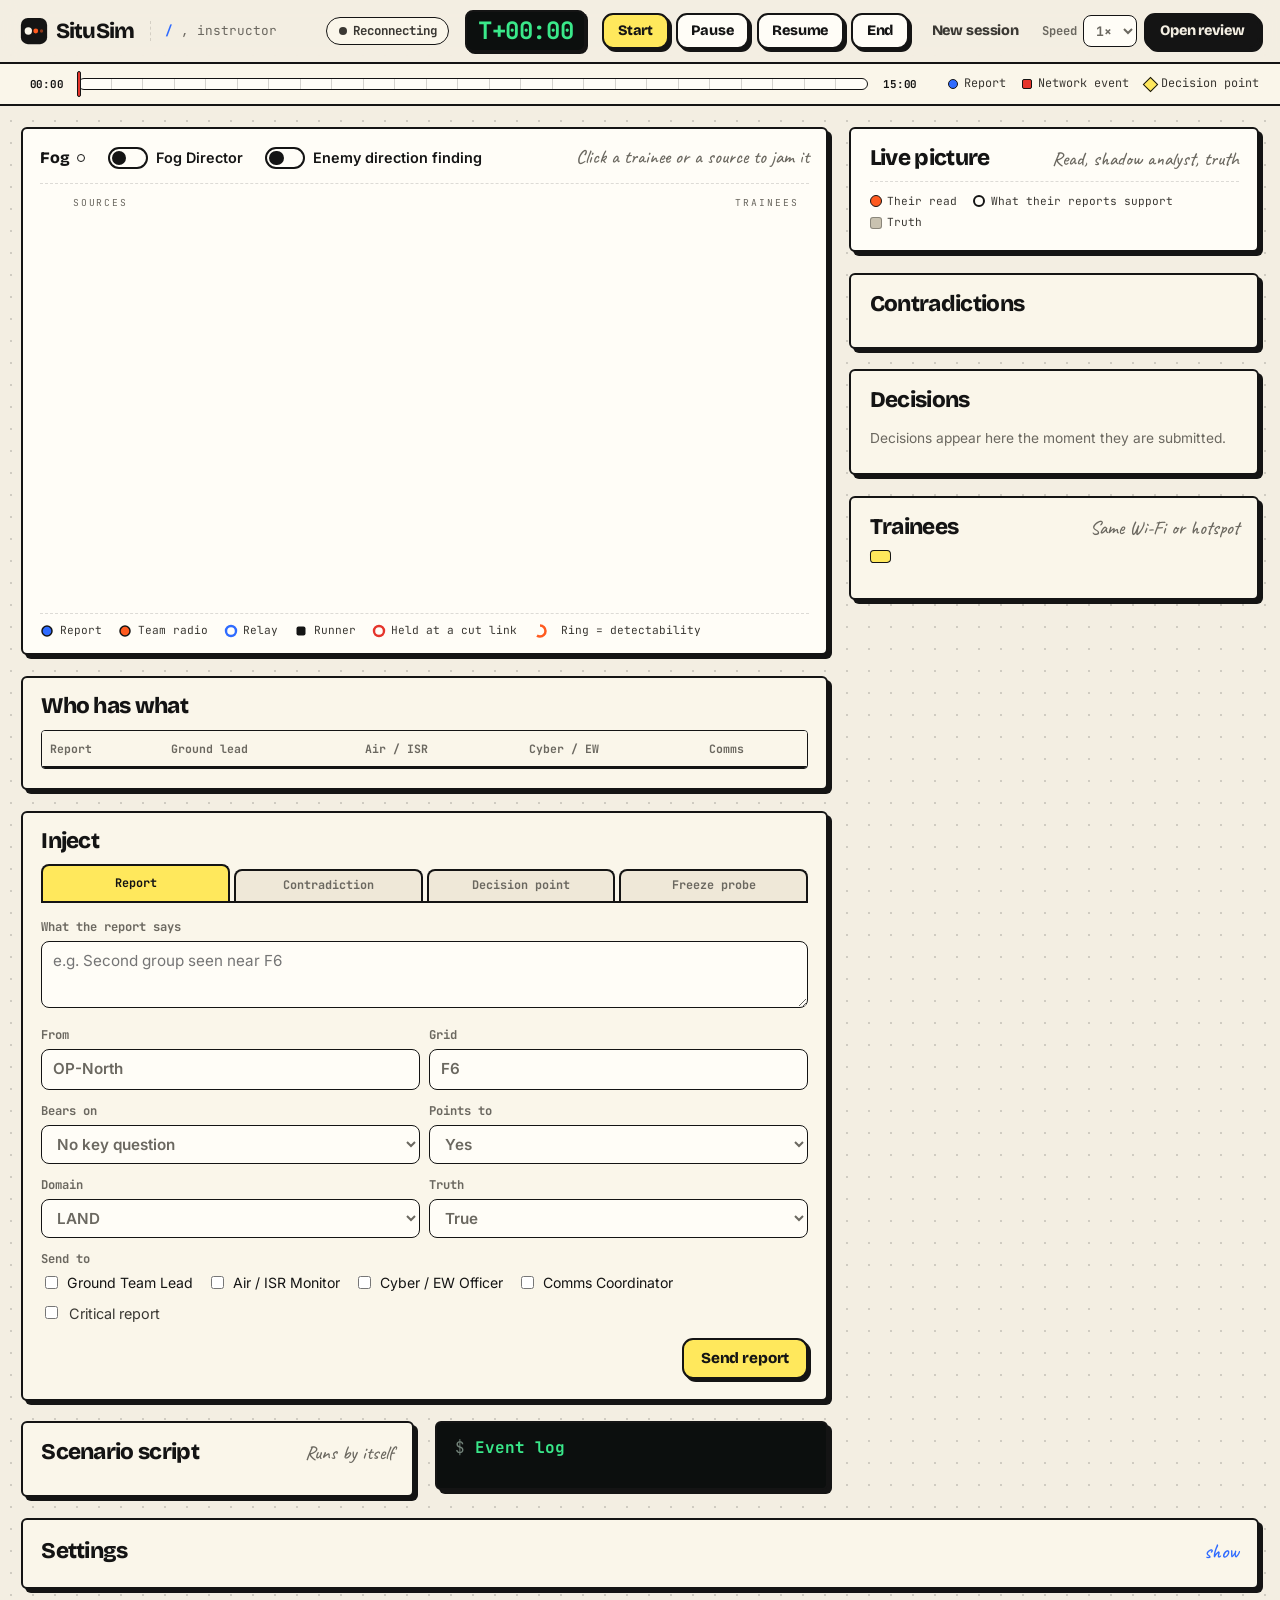
<file: static/instructor.html>
<!doctype html>
<html lang="en">
<head>
  <meta charset="utf-8">
  <meta name="viewport" content="width=device-width, initial-scale=1">
  <title>SituSim instructor</title>
  <link rel="icon" href="/static/mark.svg" type="image/svg+xml">
  <link rel="stylesheet" href="/static/style.css">
  <link rel="stylesheet" href="/static/netgraph.css">
  <link rel="stylesheet" href="/static/instructor.css">
</head>
<body>
  <header class="topbar">
    <a class="brand" href="/">
      <svg viewBox="0 0 32 32" aria-hidden="true"><rect x="1" y="1" width="30" height="30" rx="8" fill="#141414"/><circle cx="9.5" cy="16" r="4.2" fill="#faf6ea"/><circle cx="18" cy="16" r="2.8" fill="#ff5a1f"/><circle cx="24.6" cy="16" r="1.9" fill="#ff5a1f" opacity="0.5"/></svg>
      SituSim
    </a>
    <span class="context"><span id="scenarioName"></span>, instructor</span>
    <span class="spacer"></span>
    <span class="pill READY" id="status"><span class="dot"></span><span id="statusText">Connecting</span></span>
    <span class="clock" id="clock">T+00:00</span>
    <div class="controls">
      <button class="btn signal" id="btnStart" type="button">Start</button>
      <button class="btn quiet" id="btnPause" type="button">Pause</button>
      <button class="btn quiet" id="btnResume" type="button">Resume</button>
      <button class="btn quiet" id="btnEnd" type="button">End</button>
      <button class="btn ghost" id="btnReset" type="button">New session</button>
      <label class="speed"><span>Speed</span>
        <select id="speed">
          <option value="1">1×</option>
          <option value="2">2×</option>
          <option value="4">4×</option>
          <option value="8">8×</option>
        </select>
      </label>
      <a class="btn" id="btnAar" href="/aar" target="_blank" rel="noopener">Open review</a>
    </div>
  </header>

  <!-- The scenario as a timeline: where the exercise is, and what comes next -->
  <div class="rail" aria-label="Exercise timeline">
    <span class="rail-end data">00:00</span>
    <div class="rail-track" id="railTrack">
      <div class="rail-fill" id="railFill"></div>
      <div id="railTicks"></div>
      <div class="rail-now" id="railNow"></div>
    </div>
    <span class="rail-end data" id="railEnd">15:00</span>
    <ul class="rail-key">
      <li><i class="tick REPORT"></i>Report</li>
      <li><i class="tick LINK"></i>Network event</li>
      <li><i class="tick DECISION_POINT"></i>Decision point</li>
    </ul>
  </div>

  <main class="console">
   <div class="main-col">
    <!-- The network: the centrepiece -->
    <section class="sheet net-sheet">
      <div class="net-toolbar">
        <div class="tool">
          <span class="tool-label">Fog</span>
          <span class="seg" id="fogSeg"></span>
        </div>
        <label class="switch"><input type="checkbox" id="director"><span class="knob"></span><span>Fog Director</span></label>
        <label class="switch"><input type="checkbox" id="df"><span class="knob"></span><span>Enemy direction finding</span></label>
        <span class="spacer"></span>
        <span class="muted small">Click a trainee or a source to jam it</span>
      </div>
      <div class="net-wrap">
        <svg class="netgraph" id="graph" role="img" aria-label="Live network: report sources on the left, trainees on the right, messages in flight along the links"></svg>
        <div class="inspector hidden" id="inspector" role="dialog" aria-label="Change a link"></div>
      </div>
      <div class="net-foot">
        <ul class="legend-row">
          <li><svg width="14" height="14" aria-hidden="true"><circle cx="7" cy="7" r="5" fill="#2f6bff" stroke="#141414" stroke-width="1.5"/></svg>Report</li>
          <li><svg width="14" height="14" aria-hidden="true"><circle cx="7" cy="7" r="5" fill="#ff5a1f" stroke="#141414" stroke-width="1.5"/></svg>Team radio</li>
          <li><svg width="14" height="14" aria-hidden="true"><circle cx="7" cy="7" r="5" fill="#fffdf7" stroke="#2f6bff" stroke-width="2.4"/></svg>Relay</li>
          <li><svg width="14" height="14" aria-hidden="true"><rect x="2.5" y="2.5" width="9" height="9" rx="2" fill="#141414"/></svg>Runner</li>
          <li><svg width="14" height="14" aria-hidden="true"><circle cx="7" cy="7" r="5" fill="#fffdf7" stroke="#e5342b" stroke-width="2.4"/></svg>Held at a cut link</li>
          <li><svg width="22" height="14" aria-hidden="true"><circle cx="7" cy="7" r="5.5" fill="none" stroke="#ff5a1f" stroke-width="2.5" stroke-dasharray="20 40" transform="rotate(-90 7 7)"/></svg>Ring = detectability</li>
        </ul>
        <span class="muted small data" id="counts"></span>
      </div>
    </section>

    <section class="sheet matrix-sheet">
      <div class="sheet-head">
        <h2>Who has what</h2>
        <span class="legend" id="matrixLegend"></span>
      </div>
      <div class="matrix-wrap">
        <table class="matrix" id="matrix">
          <thead><tr><th>Report</th><th>Ground lead</th><th>Air / ISR</th><th>Cyber / EW</th><th>Comms</th></tr></thead>
          <tbody></tbody>
        </table>
      </div>
    </section>

    <div class="tools-row">
    <section class="sheet inject-sheet">
      <h2>Inject</h2>
      <div class="tabs" role="tablist">
        <button type="button" class="tab on" data-tab="tabReport" role="tab">Report</button>
        <button type="button" class="tab" data-tab="tabConflict" role="tab">Contradiction</button>
        <button type="button" class="tab" data-tab="tabDecision" role="tab">Decision point</button>
        <button type="button" class="tab" data-tab="tabProbe" role="tab">Freeze probe</button>
      </div>

      <form class="tab-body" id="tabReport">
        <label class="field" for="repText">What the report says</label>
        <textarea id="repText" rows="2" placeholder="e.g. Second group seen near F6"></textarea>
        <div class="two">
          <label class="field" for="repSender">From<input type="text" id="repSender" value="OP-North"></label>
          <label class="field" for="repGrid">Grid<input type="text" id="repGrid" value="F6" maxlength="3"></label>
        </div>
        <div class="two">
          <label class="field" for="repQuestion">Bears on
            <select id="repQuestion"><option value="">No key question</option></select></label>
          <label class="field" for="repDirection">Points to
            <select id="repDirection"><option value="yes">Yes</option><option value="no">No</option></select></label>
        </div>
        <div class="two">
          <label class="field" for="repDomain">Domain
            <select id="repDomain"><option>LAND</option><option>AIR</option><option>CYBER</option><option>EW</option></select></label>
          <label class="field" for="repTruth">Truth
            <select id="repTruth"><option value="true">True</option><option value="false">False (deception)</option></select></label>
        </div>
        <fieldset class="plain"><legend>Send to</legend><div class="role-checks" data-name="repTo"></div></fieldset>
        <label class="check"><input type="checkbox" id="repCritical"> Critical report</label>
        <div class="row-end"><button class="btn signal" type="submit">Send report</button></div>
      </form>

      <form class="tab-body hidden" id="tabConflict">
        <label class="field" for="conTarget">Contradict which report</label>
        <select id="conTarget"></select>
        <label class="field" for="conText">What the contradicting report says</label>
        <textarea id="conText" rows="2" placeholder="Leave empty to use a prepared or simple denial"></textarea>
        <label class="field" for="conSender">Apparent sender<input type="text" id="conSender" placeholder="e.g. Patrol-1"></label>
        <fieldset class="plain"><legend>Send to</legend><div class="role-checks" data-name="conTo"></div></fieldset>
        <div class="row-end"><button class="btn signal" type="submit">Send contradiction</button></div>
      </form>

      <form class="tab-body hidden" id="tabDecision">
        <label class="field" for="decPrompt">Question</label>
        <input type="text" id="decPrompt" placeholder="e.g. Second group near F6. Change route?">
        <label class="field" for="decOptions">Options, one per line</label>
        <textarea id="decOptions" rows="3">Change to the other route&#10;Keep the current route&#10;Hold and verify</textarea>
        <label class="field" for="decWindow">Decision window (seconds)<input type="number" id="decWindow" value="90" min="15" max="600"></label>
        <fieldset class="plain"><legend>Who decides</legend><div class="role-checks" data-name="decRoles"></div></fieldset>
        <div class="row-end"><button class="btn signal" type="submit">Open decision point</button></div>
      </form>

      <form class="tab-body hidden" id="tabProbe">
        <p class="small muted">Stops the clock and fogs every trainee screen while they answer a few questions about the situation. Answers are scored against the truth and against what each trainee had.</p>
        <label class="field" for="probeId">Probe</label>
        <select id="probeId"></select>
        <p class="small" id="probeState"></p>
        <div class="row-end">
          <button class="btn quiet" type="button" id="probeEnd">End probe</button>
          <button class="btn signal" type="submit">Freeze and ask</button>
        </div>
      </form>
    </section>

    <section class="sheet">
      <div class="sheet-head"><h2>Scenario script</h2><span class="muted small">Runs by itself</span></div>
      <ol class="script" id="script"></ol>
    </section>

    <section class="sheet terminal">
      <div class="sheet-head"><h2>Event log</h2><span class="muted small data" id="fingerprint"></span></div>
      <ol class="log" id="log"></ol>
    </section>

    </div>
   </div>
   <div class="right-col">
    <!-- What each trainee believes, against the shadow analyst and the truth -->
    <section class="sheet picture-sheet">
      <div class="sheet-head">
        <h2>Live picture</h2>
        <span class="muted small">Read, shadow analyst, truth</span>
      </div>
      <div id="picture"></div>
      <ul class="legend-row small">
        <li><span class="mk read"></span>Their read</li>
        <li><span class="mk shadow"></span>What their reports support</li>
        <li><span class="mk truth"></span>Truth</li>
      </ul>
    </section>

    <div class="side-col">
      <section class="sheet">
        <div class="sheet-head"><h2>Contradictions</h2><span class="muted small" id="conflictCount"></span></div>
        <div id="conflicts"></div>
      </section>
      <section class="sheet">
        <div class="sheet-head"><h2>Decisions</h2><span class="muted small" id="dpLine"></span></div>
        <div id="decisions"><p class="muted small">Decisions appear here the moment they are submitted.</p></div>
      </section>
    </div>

    <section class="sheet trainees-sheet">
      <div class="sheet-head"><h2>Trainees</h2><span class="muted small">Same Wi-Fi or hotspot</span></div>
      <p class="join-url data" id="joinUrl"></p>
      <ul class="people" id="people"></ul>
    </section>

   </div>
    <details class="sheet settings">
      <summary><h2>Settings</h2><span class="muted small" id="configState"></span></summary>
      <form id="configForm">
        <div class="sliders">
          <label class="slider">Relay delay <output id="o_relay_delay"></output>
            <input type="range" id="relay_delay" min="5" max="120" step="1"></label>
          <label class="slider">Runner delay <output id="o_runner_delay"></output>
            <input type="range" id="runner_delay" min="30" max="300" step="10"></label>
          <label class="slider">Detectability that gets you located <output id="o_located_threshold"></output>
            <input type="range" id="located_threshold" min="30" max="200" step="5"></label>
          <label class="slider">Off the net after being located <output id="o_located_penalty"></output>
            <input type="range" id="located_penalty" min="15" max="180" step="5"></label>
          <label class="slider">Show as "Delayed" after <output id="o_delayed_label_after"></output>
            <input type="range" id="delayed_label_after" min="5" max="120" step="1"></label>
          <label class="slider">Counts as stale after <output id="o_stale_after"></output>
            <input type="range" id="stale_after" min="30" max="600" step="10"></label>
          <label class="slider">Exercise length <output id="o_duration"></output>
            <input type="range" id="duration_in" min="120" max="1800" step="30"></label>
        </div>
        <label class="field" for="seed">Random seed <span class="muted small">(same seed and same actions give the same delays and losses)</span></label>
        <input type="number" id="seed">
        <label class="check"><input type="checkbox" id="show_degraded"> Tell trainees when their radio is degraded</label>
        <div class="row-end"><button class="btn signal" type="submit">Apply settings</button></div>
      </form>
    </details>
  </main>

  <!-- Only shown on a hosted copy that has an instructor passcode -->
  <div class="modal hidden" id="passcodeModal" role="dialog" aria-modal="true" aria-labelledby="passcodeTitle">
    <form class="modal-box" id="passcodeForm">
      <h2 id="passcodeTitle">Instructor passcode</h2>
      <p class="muted">The console can change the exercise and shows the ground truth, so it is locked on this hosted copy. Trainees join from the home page without a passcode.</p>
      <label class="field" for="passcodeInput">Passcode</label>
      <input type="password" id="passcodeInput" autocomplete="current-password" required>
      <p class="passcode-error" id="passcodeError" role="alert"></p>
      <div class="modal-actions">
        <a class="btn quiet" href="/">Back to start</a>
        <button class="btn signal" type="submit">Unlock the console</button>
      </div>
    </form>
  </div>

  <div class="toast" id="toast"></div>
  <script src="/static/netgraph.js"></script>
  <script src="/static/instructor.js"></script>
</body>
</html>
</file>
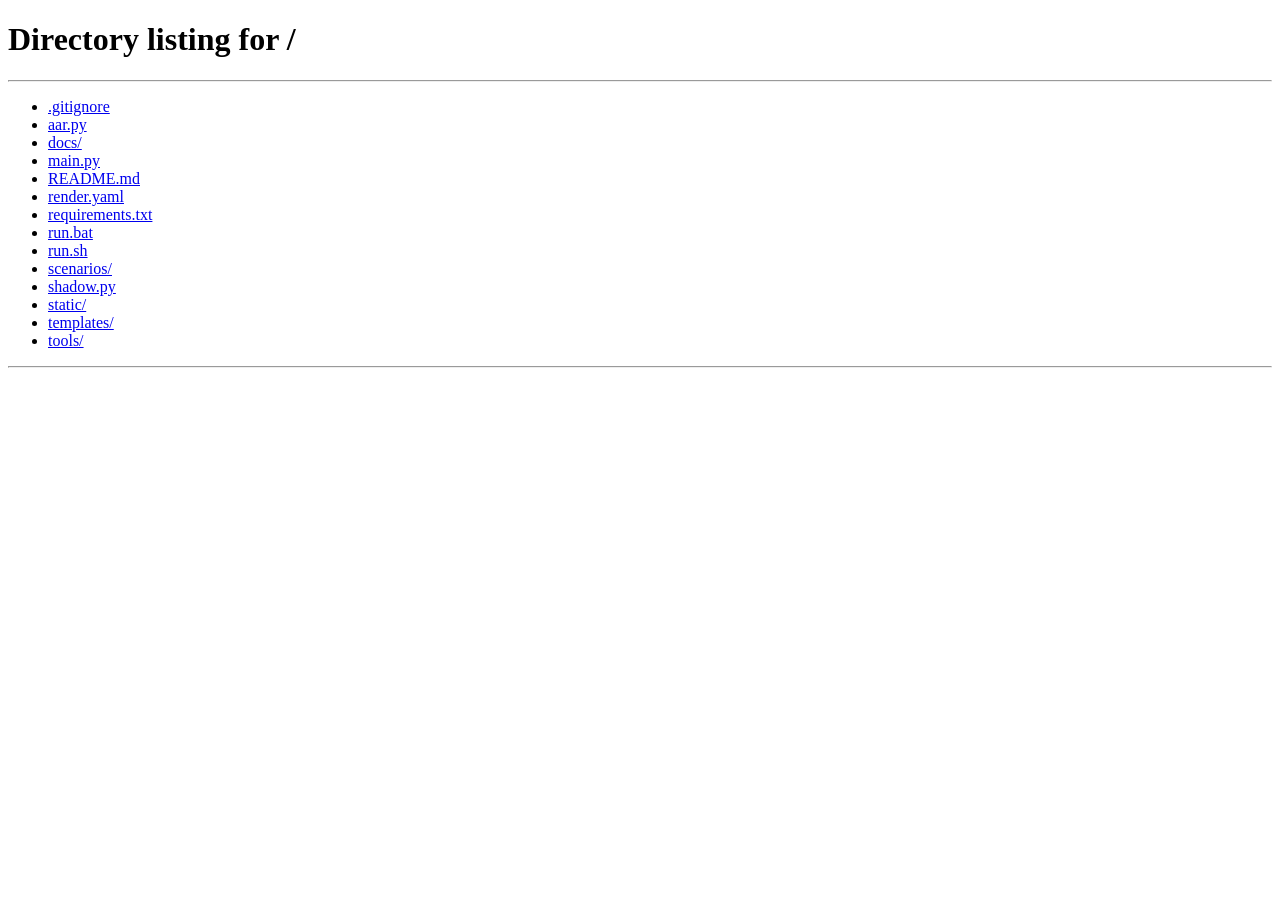
<file: static/trainee.html>
<!doctype html>
<html lang="en">
<head>
  <meta charset="utf-8">
  <meta name="viewport" content="width=device-width, initial-scale=1">
  <title>SituSim trainee</title>
  <link rel="icon" href="/static/mark.svg" type="image/svg+xml">
  <link rel="stylesheet" href="/static/style.css">
  <link rel="stylesheet" href="/static/trainee.css">
</head>
<body>
  <header class="topbar">
    <a class="brand" href="/">
      <svg viewBox="0 0 32 32" aria-hidden="true"><rect x="1" y="1" width="30" height="30" rx="8" fill="#141414"/><circle cx="9.5" cy="16" r="4.2" fill="#faf6ea"/><circle cx="18" cy="16" r="2.8" fill="#ff5a1f"/><circle cx="24.6" cy="16" r="1.9" fill="#ff5a1f" opacity="0.5"/></svg>
      SituSim
    </a>
    <span class="context" id="exerciseName"></span>
    <span class="spacer"></span>
    <span class="who" id="who"></span>
    <span class="pill UP" id="netPill"><span class="dot"></span><span id="netText">Radio up</span></span>
    <div class="meter" id="meter" title="Every radio message raises your detectability. If enemy direction finding is active and it reaches the line, you are located and lose your radio for a minute.">
      <span class="meter-label">Detectability</span>
      <span class="meter-track"><i id="meterFill"></i><b id="meterLine"></b></span>
    </div>
    <span class="pill READY" id="status"><span class="dot"></span><span id="statusText">Connecting</span></span>
    <span class="clock" id="clock">T+00:00</span>
  </header>
  <div class="banner waiting" id="banner">Connecting to the exercise…</div>

  <main class="grid">
    <!-- Left: what you think, and where -->
    <section class="col-a">
      <div class="sheet reads">
        <div class="sheet-head">
          <h2>Your read</h2>
          <span class="muted small">How likely is each, right now?</span>
        </div>
        <div id="reads"></div>
        <div class="share-row">
          <button class="btn quiet small" type="button" id="shareRead">Share my read</button>
          <span class="muted small" id="shareHint">Goes to everyone over your chosen channel</span>
        </div>
      </div>

      <div class="sheet map-sheet">
        <div class="sheet-head">
          <h2 id="areaName">Training area</h2>
          <span class="muted small">Fog grows where your information is old</span>
        </div>
        <svg id="map" viewBox="0 0 440 440" role="img" aria-label="Map of the fictional training area. Areas with old or no information are fogged."></svg>
        <ul class="map-key">
          <li><span class="key-dot ok"></span>Fresh report</li>
          <li><span class="key-dot late"></span>Delayed</li>
          <li><span class="key-dot conflict"></span>Conflicting</li>
          <li><span class="key-fog"></span>Old or no information</li>
        </ul>
      </div>

      <details class="sheet brief">
        <summary><h2>Mission and your role</h2></summary>
        <p id="mission"></p>
        <h3>Commander's intent</h3>
        <p id="intent"></p>
        <h3 id="roleTitle">Your role</h3>
        <p id="roleBrief"></p>
        <p class="small muted" id="disclaimer"></p>
      </details>
    </section>

    <!-- Middle: what reaches you -->
    <section class="col-b">
      <div class="sheet feed-sheet">
        <div class="sheet-head">
          <h2>Incoming</h2>
          <span class="muted small data" id="feedCount"></span>
        </div>
        <p class="hint">Reports fog over as they age. Tick the ones a decision rests on, and grade how far you trust them.</p>
        <div id="feed"></div>
      </div>
    </section>

    <!-- Right: decide and talk -->
    <section class="col-c">
      <div class="sheet decision" id="decisionPanel">
        <h2>Decision</h2>
        <p class="muted">No decision is waiting. Keep your read up to date.</p>
      </div>

      <div class="sheet composer">
        <div class="sheet-head">
          <h2>Reach the team</h2>
        </div>
        <div class="channels" id="channels" role="radiogroup" aria-label="Channel"></div>
        <form id="chatForm">
          <div id="textMode">
            <label class="field" for="chatTo">To</label>
            <select id="chatTo"></select>
            <label class="field" for="chatText">Message</label>
            <textarea id="chatText" rows="2" maxlength="500" placeholder="Short and clear, e.g. 'R4 and R5 disagree on B-2, confirm?'"></textarea>
            <div class="send-row">
              <span class="muted small" id="costHint"></span>
              <button class="btn signal" type="submit" id="sendBtn">Send</button>
            </div>
          </div>
          <div id="flareMode" class="hidden">
            <p class="muted small">A flare reaches everyone almost at once, but it can only say one of these, and the other side sees it too.</p>
            <div class="flares" id="flares"></div>
          </div>
        </form>
        <h3>Sent by you</h3>
        <ul class="sent" id="sent"><li class="muted">Nothing sent yet.</li></ul>
      </div>

      <div class="sheet flat team">
        <h2>Team</h2>
        <ul class="roster" id="roster"></ul>
      </div>
    </section>
  </main>

  <!-- Pass a report on -->
  <div class="modal hidden" id="forwardModal" role="dialog" aria-modal="true" aria-labelledby="forwardTitle">
    <div class="modal-box">
      <h2 id="forwardTitle">Pass on a report</h2>
      <p class="muted" id="forwardWhat"></p>
      <fieldset class="plain">
        <legend>Send to</legend>
        <div id="forwardTargets"></div>
      </fieldset>
      <label class="field" for="forwardNote">Note (optional)</label>
      <input type="text" id="forwardNote" maxlength="300" placeholder="e.g. Conflicts with R5, treat R5 as suspect">
      <p class="small muted" id="forwardChannel"></p>
      <div class="modal-actions">
        <button class="btn quiet" type="button" id="forwardCancel">Cancel</button>
        <button class="btn signal" type="button" id="forwardSend">Pass it on</button>
      </div>
    </div>
  </div>

  <!-- Freeze probe: the screen is fogged while the trainee answers -->
  <div class="modal fog hidden" id="probeModal" role="dialog" aria-modal="true" aria-labelledby="probeTitle">
    <div class="modal-box probe-box">
      <h2 id="probeTitle">Freeze</h2>
      <p>The clock has stopped and your screen is hidden. Answer from what you know right now.</p>
      <form id="probeForm"></form>
    </div>
  </div>

  <div class="modal fog hidden" id="endedModal" role="dialog" aria-modal="true" aria-labelledby="endedTitle">
    <div class="modal-box">
      <h2 id="endedTitle">The exercise has ended</h2>
      <p>Your reads, decisions and the reports you had at each moment are saved. Your instructor will open the review.</p>
      <div class="modal-actions"><a class="btn quiet" href="/">Back to start</a></div>
    </div>
  </div>

  <div class="toast" id="toast"></div>
  <script src="/static/trainee.js"></script>
</body>
</html>
</file>
<file: static/style.css>
/* SituSim - shared design system: "the exercise notebook"
   Paper and ink, a yellow highlighter, tape, stickers, red-pen corrections and
   a dark terminal for anything machine-made. Four typefaces with clear jobs:
   Bricolage Grotesque for headings, Inter for reading, JetBrains Mono for data
   and labels, Caveat for handwritten notes in the margin. */

@font-face { font-family: "Inter"; font-style: normal; font-weight: 400; font-display: swap; src: url("fonts/inter-latin-400-normal.woff2") format("woff2"); }
@font-face { font-family: "Inter"; font-style: normal; font-weight: 500; font-display: swap; src: url("fonts/inter-latin-500-normal.woff2") format("woff2"); }
@font-face { font-family: "Inter"; font-style: normal; font-weight: 600; font-display: swap; src: url("fonts/inter-latin-600-normal.woff2") format("woff2"); }
@font-face { font-family: "Bricolage Grotesque"; font-style: normal; font-weight: 600; font-display: swap; src: url("fonts/bricolage-grotesque-latin-600-normal.woff2") format("woff2"); }
@font-face { font-family: "Bricolage Grotesque"; font-style: normal; font-weight: 800; font-display: swap; src: url("fonts/bricolage-grotesque-latin-800-normal.woff2") format("woff2"); }
@font-face { font-family: "JetBrains Mono"; font-style: normal; font-weight: 400; font-display: swap; src: url("fonts/jetbrains-mono-latin-400-normal.woff2") format("woff2"); }
@font-face { font-family: "JetBrains Mono"; font-style: normal; font-weight: 700; font-display: swap; src: url("fonts/jetbrains-mono-latin-700-normal.woff2") format("woff2"); }
@font-face { font-family: "Caveat"; font-style: normal; font-weight: 500; font-display: swap; src: url("fonts/caveat-latin-500-normal.woff2") format("woff2"); }
@font-face { font-family: "Caveat"; font-style: normal; font-weight: 700; font-display: swap; src: url("fonts/caveat-latin-700-normal.woff2") format("woff2"); }

:root {
  /* paper and ink */
  --paper: #f3eee2;
  --cream: #faf6ea;
  --white: #fffdf7;
  --ink: #141414;
  --pencil: #6b6860;
  --rule: rgba(20, 20, 20, 0.14);
  --rule-2: rgba(20, 20, 20, 0.08);
  --hole: #e2dccb;

  /* pens and highlighters */
  --marker: #ff5a1f;      /* the accent: your read, things in flight */
  --highlight: #ffe85c;   /* the highlighter: what needs you now */
  --pen: #2f6bff;         /* blue ink: structure, links, focus */
  --redpen: #e5342b;      /* corrections: down, lost, false */
  --mint: #3ae88a;
  --pink: #ff8fb1;
  --sky: #9bd7ff;
  --peach: #ffb86b;
  --screen: #0c0f0e;      /* the terminal */
  --screen-ink: #d7f5e3;

  /* meaning */
  --ok: #0d7a43;          /* readable green for text on paper */
  --ok-fill: var(--mint);
  --late: #9a4a00;
  --late-fill: var(--peach);
  --bad: var(--redpen);
  --bad-fill: #ffc9c3;
  --truth: #c9c2b0;       /* ground truth, only ever shown to the instructor */

  /* older names, still used in a few places */
  --signal: var(--marker);
  --signal-2: #c93c0a;
  --signal-soft: #ffe2d4;
  --ink-2: #3a3833;
  --ink-3: var(--pencil);
  --line: var(--rule);
  --line-2: var(--rule-2);
  --mist: var(--paper);
  --mist-2: #e9e2d2;
  --paper-2: #efe8d8;

  --shadow: 4px 4px 0 var(--ink);
  --shadow-sm: 2px 2px 0 var(--ink);
  --shadow-lg: 8px 8px 0 var(--ink);
  --ease-out: cubic-bezier(0.16, 1, 0.3, 1);

  --font: "Inter", "Segoe UI", system-ui, -apple-system, sans-serif;
  --font-display: "Bricolage Grotesque", "Inter", sans-serif;
  --font-mono: "JetBrains Mono", ui-monospace, "SFMono-Regular", Menlo, monospace;
  --font-hand: "Caveat", "Segoe Print", cursive;
}

* { box-sizing: border-box; }
html { font-size: 16px; }

body {
  margin: 0;
  min-height: 100vh;
  background-color: var(--paper);
  background-image: radial-gradient(rgba(20, 20, 20, 0.16) 1px, transparent 1.3px);
  background-size: 22px 22px;
  color: var(--ink);
  font-family: var(--font);
  font-weight: 400;
  font-size: 1rem;
  line-height: 1.5;
  -webkit-font-smoothing: antialiased;
  overflow-x: clip;
}
::selection { background: var(--highlight); color: var(--ink); }

h1, h2, h3, h4 { margin: 0; font-family: var(--font-display); font-weight: 800; letter-spacing: -0.03em; line-height: 1.05; }
h1 { letter-spacing: -0.045em; line-height: 0.92; }
h2 { font-size: 1.4rem; }
h3 { font-size: 1.05rem; letter-spacing: -0.02em; }
h4 { font-size: 0.95rem; letter-spacing: -0.01em; }
p { margin: 0.3rem 0; }
a { color: var(--pen); text-decoration-thickness: 1.5px; text-underline-offset: 2px; }
button, input, select, textarea { font: inherit; color: inherit; }
:focus-visible { outline: 3px solid var(--pen); outline-offset: 3px; }

.num, .data { font-variant-numeric: tabular-nums; }
.data { font-family: var(--font-mono); font-size: 0.92em; letter-spacing: -0.01em; }
.muted { color: var(--pencil); }
.small { font-size: 0.86rem; }
.hidden { display: none !important; }
.hand { font-family: var(--font-hand); font-weight: 500; }

/* ---------- brand ---------- */
.brand {
  display: inline-flex;
  align-items: center;
  gap: 0.5rem;
  color: var(--ink);
  text-decoration: none;
  font-family: var(--font-display);
  font-weight: 800;
  font-size: 1.35rem;
  letter-spacing: -0.04em;
}
.brand svg { width: 1.75rem; height: 1.75rem; flex: none; transition: transform 0.4s var(--ease-out); }
.brand:hover svg { transform: rotate(-8deg) scale(1.06); }

/* ---------- top bar ---------- */
.topbar {
  position: sticky;
  top: 0;
  z-index: 30;
  display: flex;
  align-items: center;
  flex-wrap: wrap;
  gap: 0.6rem 1rem;
  min-height: 4rem;
  padding: 0.55rem 1.25rem;
  background: rgba(243, 238, 226, 0.92);
  backdrop-filter: blur(10px);
  -webkit-backdrop-filter: blur(10px);
  border-bottom: 2px solid var(--ink);
}
.topbar .spacer { flex: 1; }
.topbar .context {
  font-family: var(--font-mono);
  font-size: 0.8rem;
  color: var(--pencil);
  padding-left: 0.9rem;
  border-left: 1.5px dashed var(--rule);
}
.topbar .context::before { content: "/ "; color: var(--pen); font-weight: 700; }

/* the clock is a little terminal */
.clock {
  font-family: var(--font-mono);
  font-weight: 700;
  font-size: 1.5rem;
  line-height: 1;
  font-variant-numeric: tabular-nums;
  letter-spacing: -0.02em;
  padding: 0.42rem 0.7rem;
  border-radius: 8px;
  background: var(--screen);
  color: var(--mint);
  border: 2px solid var(--ink);
  box-shadow: var(--shadow-sm);
}

.pill {
  display: inline-flex;
  align-items: center;
  gap: 0.4rem;
  padding: 0.24rem 0.7rem;
  border-radius: 999px;
  font-family: var(--font-mono);
  font-weight: 700;
  font-size: 0.78rem;
  background: var(--white);
  border: 1.5px solid var(--ink);
  color: var(--ink);
  white-space: nowrap;
}
.pill .dot { width: 0.5rem; height: 0.5rem; border-radius: 50%; background: currentColor; }
.pill.RUNNING { background: var(--mint); }
.pill.RUNNING .dot { animation: pulse 1.6s ease-in-out infinite; }
.pill.PAUSED { background: var(--peach); }
.pill.FROZEN { background: var(--sky); }
.pill.ENDED, .pill.READY { background: var(--cream); color: var(--ink-2); }
.pill.UP { background: var(--mint); }
.pill.DEGRADED { background: var(--highlight); }
.pill.DOWN { color: #fff; background: var(--redpen); }
@keyframes pulse { 50% { opacity: 0.3; } }

/* ---------- banners: tape across the page ---------- */
.banner {
  padding: 0.6rem 1.25rem;
  font-family: var(--font-mono);
  font-weight: 700;
  font-size: 0.86rem;
  border-bottom: 2px solid var(--ink);
}
.banner.down { background: var(--redpen); color: #fff; }
.banner.located { background: var(--ink); color: var(--highlight); }
.banner.degraded {
  background-color: var(--highlight);
  background-image: repeating-linear-gradient(45deg, rgba(255, 255, 255, 0.45) 0 8px, transparent 8px 16px);
  color: var(--ink);
}
.banner.waiting { background: var(--cream); color: var(--pencil); font-weight: 400; }

/* ---------- surfaces: index cards ---------- */
.sheet {
  position: relative;
  background: var(--cream);
  border: 2px solid var(--ink);
  border-radius: 6px;
  box-shadow: var(--shadow);
  padding: 1.05rem 1.15rem 1.2rem;
}
.sheet.flat { background: transparent; border-color: transparent; box-shadow: none; padding-left: 0.2rem; padding-right: 0.2rem; }
.sheet + .sheet { margin-top: 1.1rem; }
.sheet-head { display: flex; align-items: baseline; justify-content: space-between; gap: 0.75rem; margin-bottom: 0.75rem; }
.sheet-head .muted { font-size: 0.86rem; }
.sheet-head .muted:not(.data) { font-family: var(--font-hand); font-size: 1.2rem; line-height: 1.05; text-align: right; }

/* a strip of tape holding a card down */
.taped::before {
  content: "";
  position: absolute;
  top: -11px;
  left: 50%;
  width: 92px;
  height: 22px;
  margin-left: -46px;
  background: rgba(255, 232, 92, 0.8);
  clip-path: polygon(0 8%, 2% 0, 98% 5%, 100% 0, 99% 90%, 97% 100%, 3% 95%, 0 100%);
  transform: rotate(-3deg);
  box-shadow: 0 1px 2px rgba(0, 0, 0, 0.08);
  z-index: 2;
}

/* ---------- buttons: stickers you can press ---------- */
.btn {
  display: inline-flex;
  align-items: center;
  justify-content: center;
  gap: 0.45rem;
  min-height: 2.5rem;
  padding: 0.45rem 1.05rem;
  border: 2px solid var(--ink);
  border-radius: 11px;
  background: var(--ink);
  color: var(--paper);
  font-family: var(--font-display);
  font-weight: 800;
  font-size: 0.95rem;
  letter-spacing: -0.01em;
  cursor: pointer;
  text-decoration: none;
  white-space: nowrap;
  box-shadow: 3px 3px 0 var(--ink);
  transition: transform 0.16s var(--ease-out), box-shadow 0.16s var(--ease-out), background-color 0.15s;
}
.btn:hover { transform: translate(-1px, -1px); box-shadow: 5px 5px 0 var(--ink); }
.btn:active { transform: translate(2px, 2px); box-shadow: 1px 1px 0 var(--ink); }
.btn:disabled { opacity: 0.4; cursor: not-allowed; transform: none; box-shadow: 3px 3px 0 var(--ink); }
.btn.signal { background: var(--highlight); color: var(--ink); }
.btn.quiet { background: var(--white); color: var(--ink); }
.btn.ghost { background: transparent; color: var(--ink-2); border-color: transparent; box-shadow: none; }
.btn.ghost:hover { transform: none; box-shadow: none; text-decoration: underline wavy var(--marker) 1.5px; text-underline-offset: 4px; }
.btn.bad { background: var(--redpen); color: #fff; }
.btn.small { min-height: 2rem; padding: 0.15rem 0.7rem; font-size: 0.86rem; border-width: 1.5px; border-radius: 9px; box-shadow: 2px 2px 0 var(--ink); }
.btn.small:hover { box-shadow: 3px 3px 0 var(--ink); }
.btn.small:active { box-shadow: 0 0 0 var(--ink); }
.btn.big { min-height: 3.2rem; padding: 0.7rem 1.4rem; font-size: 1.08rem; border-width: 2.5px; border-radius: 14px; box-shadow: 4px 4px 0 var(--ink); }
.btn.big:hover { transform: translate(-2px, -2px); box-shadow: 7px 7px 0 var(--ink); }
.btn.big:active { transform: translate(3px, 3px); box-shadow: 1px 1px 0 var(--ink); }

/* segmented choice */
.seg {
  display: inline-flex;
  flex-wrap: wrap;
  max-width: 100%;
  padding: 3px;
  gap: 3px;
  border-radius: 10px;
  background: var(--white);
  border: 1.5px solid var(--ink);
}
.seg button {
  border: 0;
  background: transparent;
  padding: 0.28rem 0.7rem;
  border-radius: 7px;
  font-family: var(--font-mono);
  font-weight: 700;
  font-size: 0.8rem;
  color: var(--pencil);
  cursor: pointer;
  transition: background-color 0.15s, color 0.15s;
}
.seg button:hover { color: var(--ink); background: var(--paper); }
.seg button.on { background: var(--ink); color: var(--paper); }
.seg button.on.UP { background: var(--mint); color: var(--ink); }
.seg button.on.DEGRADED { background: var(--highlight); color: var(--ink); }
.seg button.on.DOWN { background: var(--redpen); color: #fff; }

/* fields */
label.field { display: block; margin-top: 0.75rem; font-family: var(--font-mono); font-weight: 700; font-size: 0.76rem; color: var(--pencil); }
input[type="text"], input[type="number"], input[type="password"], select, textarea {
  width: 100%;
  margin-top: 0.3rem;
  padding: 0.5rem 0.65rem;
  border: 1.5px solid var(--ink);
  border-radius: 8px;
  background: var(--white);
  font-family: var(--font);
  font-size: 0.95rem;
  transition: box-shadow 0.15s;
}
input[type="text"]:focus, input[type="number"]:focus, input[type="password"]:focus, select:focus, textarea:focus {
  outline: none;
  box-shadow: 3px 3px 0 var(--pen);
}
textarea { resize: vertical; min-height: 4.2rem; }
.check { display: flex; gap: 0.5rem; align-items: flex-start; margin-top: 0.6rem; font-size: 0.9rem; color: var(--ink-2); cursor: pointer; }
.check input { margin-top: 0.2rem; accent-color: var(--ink); }
input[type="range"] { accent-color: var(--marker); }

/* ---------- tags: little labels with an ink edge ---------- */
.tag {
  display: inline-flex;
  align-items: center;
  gap: 0.3rem;
  padding: 0.06rem 0.45rem;
  border-radius: 4px;
  border: 1.5px solid var(--ink);
  font-family: var(--font-mono);
  font-size: 0.72rem;
  font-weight: 700;
  background: var(--white);
  color: var(--ink);
  white-space: nowrap;
}
.tag.ok, .tag.Received { background: var(--mint); }
.tag.late, .tag.Delayed { background: var(--peach); }
.tag.bad, .tag.Conflicting { background: var(--redpen); color: #fff; }
.tag.signal, .tag.Team, .tag.Relay, .tag.Runner { background: var(--sky); }
.tag.Flare { background: var(--highlight); }
.tag.Passed { background: var(--pink); }

/* ---------- notebook scraps, used across pages ---------- */
.nb-label {
  display: inline-flex;
  align-items: center;
  gap: 0.45rem;
  margin: 0;
  font-family: var(--font-mono);
  font-size: 0.8rem;
  color: var(--pencil);
}
.nb-label b { color: var(--pen); font-weight: 700; }
.nb-label i { font-style: normal; opacity: 0.5; }
.nb-label strong { color: var(--ink); }

.tape {
  display: inline-block;
  padding: 0.38rem 1.2rem;
  background: rgba(255, 232, 92, 0.8);
  color: var(--ink);
  font-family: var(--font-mono);
  font-size: 0.74rem;
  letter-spacing: 0.06em;
  text-transform: uppercase;
  clip-path: polygon(0 8%, 2% 0, 98% 5%, 100% 0, 99% 90%, 97% 100%, 3% 95%, 0 100%);
  box-shadow: 0 1px 2px rgba(0, 0, 0, 0.08);
  transform: rotate(var(--r, -2deg));
}
.tape.stripe { background-image: repeating-linear-gradient(45deg, rgba(255, 255, 255, 0.4) 0 6px, transparent 6px 12px); }
.tape.blue { background-color: rgba(155, 215, 255, 0.85); }
.tape.pink { background-color: rgba(255, 143, 177, 0.85); }

.stamp {
  display: inline-block;
  padding: 0.3rem 0.8rem;
  border: 3px double var(--stamp, var(--redpen));
  border-radius: 6px;
  color: var(--stamp, var(--redpen));
  font-family: var(--font-mono);
  font-weight: 700;
  font-size: 0.78rem;
  letter-spacing: 0.14em;
  text-transform: uppercase;
  transform: rotate(var(--r, -8deg));
  mix-blend-mode: multiply;
  opacity: 0.9;
}

.sticker {
  display: inline-flex;
  align-items: center;
  gap: 0.4rem;
  padding: 0.45rem 0.95rem;
  border-radius: 999px;
  background: var(--bg, #fff);
  color: var(--fg, var(--ink));
  font-family: var(--font-display);
  font-weight: 800;
  font-size: 1rem;
  letter-spacing: -0.01em;
  white-space: nowrap;
  user-select: none;
  filter: drop-shadow(2px 0 0 #fff) drop-shadow(-2px 0 0 #fff) drop-shadow(0 2px 0 #fff) drop-shadow(0 -2px 0 #fff) drop-shadow(0 8px 12px rgba(0, 0, 0, 0.2));
  transform: rotate(var(--r, 0deg));
}

.postit {
  display: block;
  padding: 0.85rem 1rem 1rem;
  background: var(--bg, var(--highlight));
  color: var(--ink);
  font-family: var(--font-hand);
  font-size: 1.35rem;
  line-height: 1.1;
  box-shadow: 2px 5px 12px rgba(0, 0, 0, 0.14);
  transform: rotate(var(--r, -2deg));
}

/* highlighter that swipes in */
.mark {
  --mark: var(--highlight);
  background-image: linear-gradient(104deg, transparent 0.5%, var(--mark) 2.4%, var(--mark) 96.5%, transparent 98%);
  background-repeat: no-repeat;
  background-size: 0% 100%;
  padding: 0 0.12em;
  margin: 0 -0.08em;
  -webkit-box-decoration-break: clone;
  box-decoration-break: clone;
  transition: background-size 0.8s var(--ease-out);
}
.mark.on, .is-visible .mark { background-size: 100% 100%; }

/* red-pen strike that draws across */
.strike { position: relative; display: inline-block; }
.strike::after {
  content: "";
  position: absolute;
  left: -4%;
  right: -4%;
  top: 54%;
  height: 0.09em;
  min-height: 3px;
  background: var(--redpen);
  transform: rotate(-3deg) scaleX(var(--sx, 0));
  transform-origin: left center;
  transition: transform 0.5s var(--ease-out) 0.6s;
}
.strike.on::after, .is-visible .strike::after { --sx: 1; }
.squiggle { text-decoration: underline wavy var(--marker); text-decoration-thickness: 2.5px; text-underline-offset: 0.2em; }

/* tear-off perforation between pages */
.perforation {
  height: 16px;
  background-image:
    radial-gradient(circle at center, var(--hole) 4.5px, transparent 5.5px),
    linear-gradient(90deg, rgba(20, 20, 20, 0.22) 50%, transparent 50%);
  background-size: 36px 16px, 12px 2px;
  background-position: 0 0, 0 7px;
  background-repeat: repeat-x;
}

/* the terminal */
.screen {
  position: relative;
  background: var(--screen);
  color: var(--screen-ink);
  font-family: var(--font-mono);
}
.screen::after {
  content: "";
  position: absolute;
  inset: 0;
  pointer-events: none;
  background: repeating-linear-gradient(0deg, rgba(255, 255, 255, 0.03) 0 1px, transparent 1px 3px);
  border-radius: inherit;
}

.mask-line { display: block; overflow: hidden; padding-bottom: 0.08em; }
.mask-line > span { display: block; }

@keyframes nb-blink { 50% { opacity: 0; } }
.caret::after { content: "▌"; margin-left: 2px; animation: nb-blink 1s steps(1) infinite; }

/* ---------- toast, modal ---------- */
.toast {
  position: fixed;
  left: 50%;
  bottom: 1.3rem;
  transform: translate(-50%, 0.6rem) rotate(-0.6deg);
  max-width: 92vw;
  padding: 0.7rem 1.1rem;
  border-radius: 8px;
  border: 2px solid var(--ink);
  background: var(--screen);
  color: var(--mint);
  font-family: var(--font-mono);
  font-size: 0.88rem;
  box-shadow: var(--shadow);
  z-index: 80;
  opacity: 0;
  pointer-events: none;
  transition: opacity 0.2s, transform 0.25s var(--ease-out);
}
.toast::before { content: "$ "; color: var(--screen-ink); opacity: 0.6; }
.toast.show { opacity: 1; transform: translate(-50%, 0) rotate(-0.6deg); }

.modal {
  position: fixed;
  inset: 0;
  display: flex;
  align-items: flex-start;
  justify-content: center;
  padding: 9vh 1rem 1rem;
  background: rgba(20, 20, 20, 0.45);
  z-index: 60;
  overflow-y: auto;
}
.modal.fog { background: rgba(243, 238, 226, 0.78); backdrop-filter: blur(18px); -webkit-backdrop-filter: blur(18px); }
.modal-box {
  position: relative;
  width: min(560px, 100%);
  background: var(--cream);
  border: 2.5px solid var(--ink);
  border-radius: 6px;
  box-shadow: var(--shadow-lg);
  padding: 1.6rem 1.6rem 1.5rem;
  animation: modal-in 0.35s var(--ease-out) both;
}
.modal-box::before {
  content: "";
  position: absolute;
  top: -12px;
  left: 50%;
  width: 104px;
  height: 24px;
  margin-left: -52px;
  background: rgba(255, 232, 92, 0.85);
  clip-path: polygon(0 8%, 2% 0, 98% 5%, 100% 0, 99% 90%, 97% 100%, 3% 95%, 0 100%);
  transform: rotate(-2deg);
}
.modal-box h2 { font-size: 1.75rem; }
.modal-actions { display: flex; gap: 0.7rem; justify-content: flex-end; margin-top: 1.3rem; }
@keyframes modal-in { from { opacity: 0; transform: translateY(14px) rotate(-1deg); } }

.bar { height: 10px; border-radius: 999px; background: var(--white); border: 1.5px solid var(--ink); overflow: hidden; }
.bar i { display: block; height: 100%; background: var(--marker); transition: width 0.9s linear; }

@media (max-width: 760px) {
  .topbar { padding: 0.45rem 0.85rem; min-height: 3.5rem; }
  .topbar .context { display: none; }
  .clock { font-size: 1.2rem; }
}

@media (prefers-reduced-motion: reduce) {
  *, *::before, *::after { transition: none !important; animation: none !important; }
  .mark { background-size: 100% 100%; }
  .strike::after { --sx: 1; }
}

@media print {
  body { background: #fff; }
  .sheet { box-shadow: none; }
}
</file>
<file: static/netgraph.css>
/* Network picture (home demo and instructor console), drawn like a sketch in blue ink */

.netgraph { width: 100%; height: auto; display: block; user-select: none; overflow: visible; }

.ng-layers text { font-family: var(--font-mono); font-size: 10px; letter-spacing: 2px; fill: var(--pencil); }

.ng-edge { fill: none; stroke: var(--pen); stroke-width: 1.8; stroke-linecap: round; opacity: 0.5; transition: opacity 0.3s, stroke 0.3s; }
.ng-edge.team { stroke: var(--ink); opacity: 0.28; stroke-width: 2; }
.ng-edge.DEGRADED { stroke: var(--marker); opacity: 0.85; stroke-dasharray: 7 6; }
.ng-edge.DOWN { stroke: var(--redpen); opacity: 0.8; stroke-dasharray: 1 7; stroke-width: 2.6; }
.ng-edge.OFF { stroke: var(--pencil); opacity: 0.25; stroke-dasharray: 2 7; }

.ng-node { cursor: pointer; outline: none; }
.ng-node.source rect { fill: var(--white); stroke: var(--ink); stroke-width: 2; transition: fill 0.15s; }
.ng-node.source text { font-family: var(--font-mono); font-size: 13px; font-weight: 700; fill: var(--ink); }
.ng-node.source .until { fill: var(--redpen); font-variant-numeric: tabular-nums; }
.ng-node.source .lamp { fill: var(--mint); stroke: var(--ink); stroke-width: 1.5; }
.ng-node.source.OFFLINE rect { fill: var(--paper-2); stroke-dasharray: 4 4; }
.ng-node.source.OFFLINE text { fill: var(--pencil); }
.ng-node.source.OFFLINE .lamp { fill: var(--redpen); }
.ng-node.source:hover rect, .ng-node.source.selected rect { fill: var(--highlight); }
.ng-node:focus-visible rect, .ng-node:focus-visible .body { stroke: var(--pen); stroke-width: 4; }

.ng-node.role .core { transform-box: fill-box; transform-origin: center; transition: transform 0.35s var(--ease-out); }
.ng-node.role:hover .core, .ng-node.role.selected .core { transform: scale(1.12); }
.ng-node.role .halo { fill: var(--highlight); opacity: 0; transition: opacity 0.2s; }
.ng-node.role.selected .halo { opacity: 0.55; }
.ng-node.role .body { fill: var(--mint); stroke: var(--ink); stroke-width: 2.5; transition: fill 0.25s; }
.ng-node.role.DEGRADED .body { fill: var(--highlight); stroke-dasharray: 6 4; }
.ng-node.role.DOWN .body { fill: var(--redpen); }
.ng-node.role.DOWN .abbr { fill: #fff; }
.ng-node.role.offline .body { fill: var(--paper-2); }
.ng-node.role .exposure-track { fill: none; stroke: var(--rule); stroke-width: 4; }
.ng-node.role .exposure { fill: none; stroke: var(--marker); stroke-width: 4; stroke-linecap: round; transition: stroke-dasharray 0.6s; }
.ng-node.role .exposure.hot { stroke: var(--redpen); }
.ng-node.role .abbr { font-family: var(--font-mono); font-size: 13px; font-weight: 700; fill: var(--ink); }
.ng-node.role .label { font-family: var(--font-hand); font-size: 23px; font-weight: 700; fill: var(--ink); }
.ng-node.role .sub { font-family: var(--font-mono); font-size: 11.5px; fill: var(--pencil); }
.ng-node .countdown rect { fill: var(--redpen); stroke: var(--ink); stroke-width: 1.5; }
.ng-node .countdown text { fill: #fff; font-family: var(--font-mono); font-size: 11.5px; font-weight: 700; }
.ng-node .badge rect { fill: var(--ink); }
.ng-node .badge text { fill: var(--highlight); font-family: var(--font-mono); font-size: 10.5px; font-weight: 700; }

.ng-packet { fill: var(--pen); stroke: var(--ink); stroke-width: 1.5; }
.ng-packet.team { fill: var(--marker); }
.ng-packet.relay { fill: var(--white); stroke: var(--pen); stroke-width: 2.4; }
.ng-packet.runner { fill: var(--ink); stroke: var(--white); }
.ng-packet.flare { fill: var(--highlight); stroke: var(--ink); stroke-width: 2; }
.ng-packet.held { fill: var(--white); stroke: var(--redpen); stroke-width: 2.4; }

.ng-arrive { fill: none; stroke: var(--marker); stroke-width: 2.5; animation: ng-arrive 0.9s ease-out forwards; }
@keyframes ng-arrive { from { opacity: 0.9; r: 30; } to { opacity: 0; r: 56; } }

@media (prefers-reduced-motion: reduce) {
  .ng-arrive { display: none; }
}
</file>
<file: static/instructor.css>
/* Instructor console: the network sketch in the middle, people on the right */

.topbar .controls { display: flex; flex-wrap: wrap; gap: 0.45rem; align-items: center; }
.topbar .controls .btn { min-height: 2.25rem; padding: 0.25rem 0.85rem; font-size: 0.9rem; }
.speed { display: inline-flex; align-items: center; gap: 0.4rem; font-family: var(--font-mono); font-size: 0.76rem; font-weight: 700; color: var(--pencil); }
.speed select { width: auto; margin: 0; padding: 0.35rem 0.5rem; font-family: var(--font-mono); font-size: 0.82rem; }

/* ---------- timeline rail: a ruler across the page ---------- */
.rail {
  display: flex;
  align-items: center;
  gap: 0.9rem;
  padding: 0.7rem 1.3rem;
  border-bottom: 2px solid var(--ink);
  background: var(--cream);
  font-family: var(--font-mono);
  font-size: 0.74rem;
  color: var(--ink-2);
}
.rail-end { font-weight: 700; min-width: 2.7rem; color: var(--ink); }
.rail-end:first-child { text-align: right; }
.rail-track {
  position: relative;
  flex: 1;
  height: 12px;
  border: 1.5px solid var(--ink);
  border-radius: 999px;
  background-color: var(--white);
  background-image: repeating-linear-gradient(90deg, rgba(20, 20, 20, 0.18) 0 1px, transparent 1px 4%);
}
.rail-fill { position: absolute; left: 0; top: 0; bottom: 0; width: 0; background: var(--highlight); border-radius: 999px; transition: width 0.9s linear; }
.rail-now { position: absolute; top: 50%; left: 0; width: 4px; height: 26px; background: var(--redpen); border: 1px solid var(--ink); border-radius: 2px; transform: translate(-50%, -50%); transition: left 0.9s linear; }
.rail .tick { position: absolute; top: 50%; transform: translate(-50%, -50%); }
.tick { display: inline-block; border: 1.5px solid var(--ink); }
.tick.REPORT { width: 10px; height: 10px; border-radius: 50%; background: var(--pen); }
.tick.LINK { width: 10px; height: 10px; border-radius: 2px; background: var(--redpen); }
.tick.DECISION_POINT { width: 11px; height: 11px; background: var(--highlight); transform: translate(-50%, -50%) rotate(45deg); }
.rail .tick.fired { opacity: 0.3; }
.rail-key { display: flex; gap: 1rem; list-style: none; margin: 0 0 0 0.5rem; padding: 0; white-space: nowrap; }
.rail-key li { display: inline-flex; align-items: center; gap: 0.35rem; }
.rail-key .tick { position: static; transform: none; }
.rail-key .tick.DECISION_POINT { transform: rotate(45deg); }

/* ---------- layout ---------- */
.console {
  display: grid;
  grid-template-columns: minmax(0, 1fr) minmax(330px, 410px);
  gap: 1.3rem;
  padding: 1.3rem 1.3rem 2.5rem;
  align-items: start;
}
.main-col, .right-col { display: flex; flex-direction: column; gap: 1.3rem; min-width: 0; }
.side-col { display: flex; flex-direction: column; gap: 1.3rem; }
.tools-row { display: grid; grid-template-columns: minmax(0, 1.15fr) minmax(0, 1fr) minmax(0, 1fr); gap: 1.3rem; align-items: start; }
.settings { grid-column: 1 / -1; }
.sheet + .sheet { margin-top: 0; }
.net-sheet { padding: 0.9rem 1.1rem 0.85rem; background: var(--white); }

/* ---------- network ---------- */
.net-toolbar { display: flex; align-items: center; gap: 1rem 1.4rem; flex-wrap: wrap; padding-bottom: 0.7rem; border-bottom: 1.5px dashed var(--rule); }
.net-toolbar .spacer { flex: 1; }
.net-toolbar .muted { font-family: var(--font-hand); font-size: 1.2rem; }
.tool { display: inline-flex; flex-wrap: wrap; align-items: center; gap: 0.5rem; max-width: 100%; }
.tool .seg { flex-wrap: wrap; }
.tool-label { font-family: var(--font-display); font-weight: 800; font-size: 1rem; letter-spacing: -0.02em; }
.switch { display: inline-flex; align-items: center; gap: 0.5rem; font-weight: 600; font-size: 0.9rem; cursor: pointer; }
.switch input { position: absolute; opacity: 0; width: 1px; height: 1px; }
.switch .knob { position: relative; width: 2.5rem; height: 1.4rem; border-radius: 999px; background: var(--white); border: 2px solid var(--ink); transition: background-color 0.2s; flex: none; }
.switch .knob::after { content: ""; position: absolute; top: 2px; left: 2px; width: calc(1.4rem - 8px); height: calc(1.4rem - 8px); border-radius: 50%; background: var(--ink); transition: transform 0.25s var(--ease-out), background-color 0.2s; }
.switch input:checked + .knob { background: var(--marker); }
.switch input:checked + .knob::after { transform: translateX(1.1rem); background: var(--white); box-shadow: 0 0 0 1.5px var(--ink); }
.switch input:focus-visible + .knob { outline: 3px solid var(--pen); outline-offset: 2px; }
.switch.danger input:checked + .knob { background: var(--redpen); }

.net-wrap { position: relative; padding-top: 0.4rem; }
.net-foot { display: flex; justify-content: space-between; align-items: center; gap: 1rem; flex-wrap: wrap; padding-top: 0.5rem; border-top: 1.5px dashed var(--rule); }
.legend-row { list-style: none; display: flex; flex-wrap: wrap; gap: 0.3rem 1rem; padding: 0; margin: 0; font-family: var(--font-mono); font-size: 0.7rem; color: var(--ink-2); }
.legend-row li { display: inline-flex; align-items: center; gap: 0.35rem; }

.inspector {
  position: absolute;
  z-index: 10;
  width: 300px;
  background: var(--cream);
  border: 2px solid var(--ink);
  border-radius: 6px;
  box-shadow: var(--shadow-lg);
  padding: 1.1rem 1.1rem 1rem;
  animation: modal-in 0.3s var(--ease-out) both;
}
.inspector::before {
  content: "";
  position: absolute;
  top: -11px;
  left: 50%;
  width: 84px;
  height: 22px;
  margin-left: -42px;
  background: rgba(255, 232, 92, 0.85);
  clip-path: polygon(0 8%, 2% 0, 98% 5%, 100% 0, 99% 90%, 97% 100%, 3% 95%, 0 100%);
  transform: rotate(-3deg);
}
.inspector h3 { font-size: 1.25rem; }
.inspector .sub { font-family: var(--font-mono); font-size: 0.72rem; color: var(--pencil); margin-top: 0.15rem; }
.inspector .facts { display: grid; grid-template-columns: 1fr 1fr; gap: 0.35rem 0.8rem; margin: 0.75rem 0; font-size: 0.8rem; color: var(--pencil); }
.inspector .facts b { display: block; font-family: var(--font-mono); font-size: 1.05rem; color: var(--ink); font-variant-numeric: tabular-nums; }
.inspector .label { display: block; font-family: var(--font-mono); font-size: 0.72rem; font-weight: 700; color: var(--pencil); margin: 0.65rem 0 0.3rem; }
.inspector .seg { flex-wrap: wrap; }
.inspector .preview { font-family: var(--font-hand); font-size: 1.2rem; line-height: 1.15; color: var(--pen); margin-top: 0.7rem; }
.inspector .actions { display: flex; justify-content: flex-end; gap: 0.5rem; margin-top: 0.85rem; }

/* ---------- live picture ---------- */
.picture-sheet { background: var(--white); }
.trainee-pic { padding: 0.8rem 0 0.85rem; border-top: 1.5px dashed var(--rule); }
.trainee-pic:first-child { border-top: 0; padding-top: 0; }
.trainee-pic header { display: flex; justify-content: space-between; align-items: baseline; gap: 0.5rem; margin-bottom: 0.35rem; }
.trainee-pic h3 { font-size: 1.05rem; }
.trainee-pic .name { font-family: var(--font-hand); font-size: 1.15rem; color: var(--pencil); }
.q-row { display: grid; grid-template-columns: 7.4rem 1fr auto; gap: 0.6rem; align-items: center; margin-top: 0.45rem; }
.q-row .q { font-size: 0.78rem; color: var(--ink-2); line-height: 1.2; }
.q-track { position: relative; height: 20px; }
.q-track::before { content: ""; position: absolute; left: 0; right: 0; top: 9px; height: 2px; background: var(--ink); opacity: 0.25; }
.q-track .truth { position: absolute; top: 2px; width: 12px; height: 16px; border-radius: 3px; background: var(--truth); border: 1px solid rgba(20, 20, 20, 0.35); transform: translateX(-50%); }
.q-track .shadow { position: absolute; top: 3px; width: 14px; height: 14px; border-radius: 50%; border: 2.5px solid var(--ink); background: var(--white); transform: translateX(-50%); transition: left 0.6s; }
.q-track .read { position: absolute; top: 3px; width: 14px; height: 14px; border-radius: 50%; background: var(--marker); border: 1.5px solid var(--ink); transform: translateX(-50%); transition: left 0.6s; }
.q-track .gapline { position: absolute; top: 9px; height: 2px; background: var(--redpen); }
.gap-tag { font-size: 0.66rem; }
.legend-row .mk { display: inline-block; width: 12px; height: 12px; border-radius: 50%; }
.legend-row .mk.read { background: var(--marker); border: 1.5px solid var(--ink); }
.legend-row .mk.shadow { border: 2.5px solid var(--ink); background: var(--white); }
.legend-row .mk.truth { border-radius: 3px; background: var(--truth); border: 1px solid rgba(20, 20, 20, 0.35); }
.picture-sheet .legend-row { margin-top: 0.75rem; padding-top: 0.65rem; border-top: 1.5px dashed var(--rule); }

/* ---------- who has what ---------- */
.legend { display: flex; flex-wrap: wrap; justify-content: flex-end; gap: 0.3rem; }
.legend .cell { min-width: 0; flex-direction: row; gap: 0.25rem; font-size: 0.7rem; padding: 0.08rem 0.4rem; }
.matrix-wrap { overflow: auto; max-height: 470px; border: 1.5px solid var(--ink); border-radius: 4px; background: var(--white); }
.matrix { width: 100%; border-collapse: collapse; font-size: 0.88rem; }
.matrix th { text-align: left; font-family: var(--font-mono); font-weight: 700; font-size: 0.72rem; color: var(--pencil); padding: 0.55rem 0.5rem; border-bottom: 2px solid var(--ink); white-space: nowrap; position: sticky; top: 0; background: var(--cream); z-index: 1; }
.matrix td { padding: 0.5rem 0.5rem; border-bottom: 1.5px dashed var(--rule); vertical-align: top; }
.matrix td.rep { max-width: 300px; }
.matrix .rid { font-family: var(--font-display); font-weight: 800; letter-spacing: -0.02em; }
.matrix .rtext { color: var(--ink-2); display: block; font-size: 0.84rem; }
.matrix .tags { display: flex; flex-wrap: wrap; gap: 0.25rem; margin-top: 0.3rem; }
.cell { display: inline-flex; flex-direction: column; min-width: 5.2rem; padding: 0.2rem 0.45rem; border-radius: 4px; border: 1.5px solid var(--ink); font-family: var(--font-mono); font-weight: 700; font-size: 0.78rem; font-variant-numeric: tabular-nums; }
.cell small { font-weight: 400; font-size: 0.68rem; }
.cell.DELIVERED { background: var(--mint); }
.cell.DELIVERED.late { background: var(--peach); }
.cell.PENDING { background: var(--sky); }
.cell.HELD { background: var(--bad-fill); color: #a3180f; }
.cell.DROPPED { background: var(--white); color: var(--redpen); border-style: dashed; border-color: var(--redpen); }
.cell.none { border-color: transparent; color: rgba(20, 20, 20, 0.3); font-weight: 400; }

/* ---------- contradictions and decisions ---------- */
.conflict { padding: 0.65rem 0; border-top: 1.5px dashed var(--rule); font-size: 0.86rem; }
.conflict:first-child { border-top: 0; padding-top: 0; }
.conflict .pair { display: flex; align-items: center; gap: 0.4rem; flex-wrap: wrap; font-family: var(--font-display); font-weight: 800; letter-spacing: -0.02em; }
.conflict .vs { font-family: var(--font-hand); font-weight: 700; font-size: 1.15rem; color: var(--redpen); }
.conflict .sides { display: grid; grid-template-columns: 1fr 1fr; gap: 0.5rem; margin-top: 0.4rem; color: var(--ink-2); }
.conflict .sides div { background: var(--white); border: 1.5px solid var(--ink); border-radius: 4px; padding: 0.35rem 0.5rem; }
.conflict .sides div:last-child { background: #ffe0dc; }
.conflict .who { margin-top: 0.35rem; font-family: var(--font-mono); color: var(--pencil); font-size: 0.7rem; }

.dec { display: grid; grid-template-columns: 1fr auto; gap: 0.2rem 0.8rem; padding: 0.7rem 0; border-top: 1.5px dashed var(--rule); }
.dec:first-child { border-top: 0; padding-top: 0; }
.dec .head { font-weight: 600; font-size: 0.92rem; }
.dec .head .dp { font-family: var(--font-mono); font-weight: 700; color: var(--marker); margin-right: 0.3rem; }
.dec .choice { font-size: 0.92rem; }
.dec .meta { font-family: var(--font-mono); font-size: 0.7rem; color: var(--pencil); }
.dec .rationale { grid-column: 1 / -1; font-family: var(--font-hand); font-size: 1.2rem; line-height: 1.15; color: var(--pen); }
.dec .flags { grid-column: 1 / -1; display: flex; flex-wrap: wrap; gap: 0.3rem; }
.score { text-align: right; }
.score .pct { font-family: var(--font-display); font-weight: 800; letter-spacing: -0.03em; font-size: 1.6rem; line-height: 1; font-variant-numeric: tabular-nums; }
.score .lbl { font-family: var(--font-mono); font-size: 0.64rem; color: var(--pencil); }

/* ---------- inject: little folder tabs ---------- */
.tabs { display: flex; flex-wrap: wrap; gap: 0.25rem; margin: 0.7rem 0 0; padding: 0; border-bottom: 2px solid var(--ink); }
.tab { flex: 1; border: 2px solid var(--ink); border-bottom: 0; background: var(--paper-2); padding: 0.4rem 0.5rem 0.35rem; font-family: var(--font-mono); font-weight: 700; font-size: 0.74rem; color: var(--pencil); cursor: pointer; border-radius: 8px 8px 0 0; white-space: nowrap; margin-top: 0.3rem; transition: margin-top 0.3s var(--ease-out), background-color 0.2s; }
.tab:hover { color: var(--ink); }
.tab.on { background: var(--highlight); color: var(--ink); margin-top: 0; }
.tab-body { padding-top: 0.2rem; }
.two { display: grid; grid-template-columns: 1fr 1fr; gap: 0.6rem; }
.role-checks { display: flex; flex-wrap: wrap; gap: 0.25rem 0.9rem; margin-top: 0.25rem; }
.role-checks label { display: inline-flex; gap: 0.35rem; align-items: center; font-size: 0.88rem; }
.role-checks input { accent-color: var(--ink); }
fieldset.plain { border: 0; padding: 0; margin: 0.75rem 0 0; }
fieldset.plain legend { font-family: var(--font-mono); font-weight: 700; font-size: 0.76rem; color: var(--pencil); padding: 0; }
.row-end { display: flex; justify-content: flex-end; gap: 0.5rem; margin-top: 0.85rem; }

/* ---------- script, event log (a terminal), people, settings ---------- */
.script, .log { list-style: none; padding: 0; margin: 0; max-height: 360px; overflow-y: auto; font-size: 0.84rem; }
.script li, .log li { display: grid; grid-template-columns: 4.2rem 1fr; gap: 0.4rem; padding: 0.32rem 0; border-top: 1.5px dashed var(--rule); }
.script li.fired { color: var(--pencil); }
.script li.fired span:last-child { text-decoration: line-through; text-decoration-color: rgba(229, 52, 43, 0.7); text-decoration-thickness: 1.5px; }
.script li.next { font-weight: 600; background: var(--highlight); margin: 0 -0.4rem; padding-left: 0.4rem; padding-right: 0.4rem; border-radius: 4px; }
.script li.next .t { color: var(--ink); }
.script .t, .log .t { font-family: var(--font-mono); font-size: 0.74rem; font-variant-numeric: tabular-nums; color: var(--pencil); }

.sheet.terminal { background: var(--screen); color: var(--screen-ink); }
.sheet.terminal h2 { color: var(--mint); font-family: var(--font-mono); font-weight: 700; font-size: 1rem; letter-spacing: 0; }
.sheet.terminal h2::before { content: "$ "; color: rgba(215, 245, 227, 0.5); font-weight: 400; }
.sheet.terminal .muted { color: rgba(215, 245, 227, 0.5); }
.sheet.terminal .log { font-family: var(--font-mono); font-size: 0.76rem; }
.sheet.terminal .log li { border-top: 1px solid rgba(58, 232, 138, 0.12); }
.sheet.terminal .log .t { color: var(--peach); }
.sheet.terminal .log .eid { color: rgba(215, 245, 227, 0.4); font-size: 0.7rem; margin-right: 0.4rem; }
.sheet.terminal ::-webkit-scrollbar { width: 8px; }
.sheet.terminal ::-webkit-scrollbar-thumb { background: rgba(58, 232, 138, 0.25); border-radius: 4px; }

.join-url { font-family: var(--font-mono); font-weight: 700; font-size: 1.05rem; word-break: break-all; margin: 0 0 0.6rem; padding: 0.35rem 0.6rem; background: var(--highlight); border: 1.5px solid var(--ink); border-radius: 4px; display: inline-block; transform: rotate(-0.8deg); }
.people { list-style: none; padding: 0; margin: 0; }
.people li { display: grid; grid-template-columns: 1fr auto; gap: 0.1rem 0.5rem; padding: 0.5rem 0; border-top: 1.5px dashed var(--rule); font-size: 0.9rem; }
.people .name { font-weight: 600; }
.people .online { font-family: var(--font-mono); font-size: 0.72rem; font-weight: 700; color: var(--ok); }
.people .offline { font-family: var(--font-mono); font-size: 0.72rem; color: var(--pencil); }

details.settings summary { cursor: pointer; list-style: none; display: flex; align-items: baseline; gap: 1rem; }
details.settings summary::-webkit-details-marker { display: none; }
details.settings summary .muted { font-family: var(--font-mono); font-size: 0.74rem; }
details.settings summary::after { content: "show"; margin-left: auto; font-family: var(--font-hand); font-size: 1.3rem; color: var(--pen); }
details.settings[open] summary::after { content: "hide"; }
.sliders { display: grid; grid-template-columns: repeat(auto-fill, minmax(240px, 1fr)); gap: 0.4rem 1.6rem; margin-top: 0.6rem; }
.slider { display: block; margin-top: 0.55rem; font-size: 0.86rem; color: var(--ink-2); }
.slider output { float: right; font-family: var(--font-mono); font-weight: 700; color: var(--ink); font-variant-numeric: tabular-nums; }
.slider input { width: 100%; margin-top: 0.3rem; }
#configForm input[type="number"] { max-width: 12rem; }

@media (max-width: 1300px) {
  .tools-row { grid-template-columns: minmax(0, 1fr) minmax(0, 1fr); }
  .tools-row .inject-sheet { grid-column: 1 / -1; }
}
@media (max-width: 1000px) {
  .console { grid-template-columns: minmax(0, 1fr); }
}
@media (max-width: 760px) {
  .console { padding: 0.8rem 0.8rem 2rem; }
  .tools-row { grid-template-columns: minmax(0, 1fr); }
  .rail-key { display: none; }
  .inspector { width: calc(100% - 1rem); left: 0.5rem !important; }
  .tab { font-size: 0.68rem; padding: 0.35rem 0.3rem; }
  .topbar .controls .btn { min-height: 2rem; padding: 0.15rem 0.6rem; font-size: 0.82rem; box-shadow: 2px 2px 0 var(--ink); }
  .net-toolbar .seg button { padding: 0.25rem 0.5rem; }
}

#decisions { max-height: 560px; overflow-y: auto; }

.passcode-error { min-height: 1.4rem; margin-top: 0.5rem; font-family: var(--font-hand); font-size: 1.25rem; color: var(--redpen); }
</file>
<file: static/trainee.css>
/* Trainee workspace: three columns of index cards on the notebook page */

.grid {
  display: grid;
  grid-template-columns: minmax(320px, 0.95fr) minmax(380px, 1.25fr) minmax(320px, 0.95fr);
  gap: 1.3rem;
  padding: 1.3rem 1.3rem 2.5rem;
  align-items: start;
}

/* ---------- top bar extras ---------- */
.who { font-family: var(--font-display); font-weight: 800; letter-spacing: -0.02em; text-align: right; line-height: 1.1; }
.who small { display: block; font-family: var(--font-mono); font-weight: 400; letter-spacing: 0; font-size: 0.72rem; color: var(--pencil); }
.meter { display: inline-flex; flex-direction: column; gap: 0.25rem; min-width: 9rem; cursor: help; }
.meter-label { font-family: var(--font-mono); font-size: 0.68rem; font-weight: 700; color: var(--pencil); }
.meter-track { position: relative; height: 10px; border-radius: 999px; background: var(--white); border: 1.5px solid var(--ink); }
.meter-track i { position: absolute; left: 0; top: 0; bottom: 0; width: 0; border-radius: 999px; background: var(--marker); transition: width 0.6s, background-color 0.3s; }
.meter-track i.hot { background: var(--redpen); }
.meter-track b { position: absolute; top: -5px; bottom: -5px; width: 3px; background: var(--ink); left: 90%; border-radius: 1px; }

/* ---------- your read ---------- */
.reads { background: var(--white); }
.read { padding: 0.8rem 0 0.95rem; border-top: 1.5px dashed var(--rule); }
.read:first-child { border-top: 0; padding-top: 0.1rem; }
.read-q { display: flex; justify-content: space-between; align-items: baseline; gap: 0.6rem; }
.read-q span { font-weight: 600; }
.read-value { font-family: var(--font-display); font-weight: 800; font-size: 1.6rem; letter-spacing: -0.03em; line-height: 1; font-variant-numeric: tabular-nums; color: var(--marker); min-width: 3.4rem; text-align: right; }
.read-value.unset { font-family: var(--font-hand); font-weight: 500; letter-spacing: 0; color: var(--pencil); font-size: 1.2rem; }
.read-track { position: relative; margin-top: 1.4rem; }
.read-track input[type="range"] {
  -webkit-appearance: none;
  appearance: none;
  width: 100%;
  height: 12px;
  border-radius: 999px;
  border: 2px solid var(--ink);
  background: linear-gradient(90deg, #ffc9c3 0%, var(--cream) 50%, #b8f5d2 100%);
  margin: 0;
  cursor: pointer;
}
.read-track input[type="range"]::-webkit-slider-thumb {
  -webkit-appearance: none;
  appearance: none;
  width: 24px;
  height: 24px;
  border-radius: 50%;
  background: var(--marker);
  border: 2px solid var(--ink);
  box-shadow: 2px 2px 0 var(--ink);
  cursor: grab;
}
.read-track input[type="range"]::-moz-range-thumb {
  width: 20px;
  height: 20px;
  border-radius: 50%;
  background: var(--marker);
  border: 2px solid var(--ink);
  box-shadow: 2px 2px 0 var(--ink);
  cursor: grab;
}
.read-track.unset input[type="range"]::-webkit-slider-thumb { background: var(--white); box-shadow: none; border-style: dashed; }
.read-track.unset input[type="range"]::-moz-range-thumb { background: var(--white); box-shadow: none; border-style: dashed; }
.read-ends { display: flex; justify-content: space-between; font-family: var(--font-mono); font-size: 0.7rem; color: var(--pencil); margin-top: 0.4rem; }
.pins { position: absolute; left: 12px; right: 12px; top: -1.35rem; height: 1rem; }
.pin {
  position: absolute;
  transform: translateX(-50%);
  font-family: var(--font-mono);
  font-size: 0.64rem;
  font-weight: 700;
  padding: 0.04rem 0.35rem;
  border-radius: 4px;
  background: var(--ink);
  color: var(--highlight);
  white-space: nowrap;
}
.pin::after { content: ""; position: absolute; left: 50%; bottom: -4px; transform: translateX(-50%); border: 4px solid transparent; border-bottom: 0; border-top-color: var(--ink); }
.pin.old { background: var(--pencil); color: var(--cream); }
.pin.old::after { border-top-color: var(--pencil); }
.share-row { display: flex; align-items: center; gap: 0.7rem; margin-top: 0.5rem; flex-wrap: wrap; }
.share-row .muted { font-family: var(--font-hand); font-size: 1.1rem; }

/* ---------- map with fog of war ---------- */
#map { width: 100%; height: auto; display: block; border-radius: 4px; border: 1.5px solid var(--ink); background: var(--white); }
.map-key { list-style: none; display: flex; flex-wrap: wrap; gap: 0.35rem 1rem; padding: 0; margin: 0.7rem 0 0; font-family: var(--font-mono); font-size: 0.72rem; color: var(--ink-2); }
.map-key li { display: inline-flex; align-items: center; gap: 0.35rem; }
.key-dot { width: 0.85rem; height: 0.85rem; border-radius: 50%; display: inline-block; border: 1.5px solid var(--ink); }
.key-dot.ok { background: var(--ink); }
.key-dot.late { background: var(--peach); }
.key-dot.conflict { background: var(--white); border: 3px solid var(--redpen); }
.key-fog { width: 1.2rem; height: 0.85rem; border-radius: 3px; background: linear-gradient(90deg, #ebe5d6, #d6cdb8); border: 1px solid var(--rule); display: inline-block; }

details.brief summary { cursor: pointer; list-style: none; display: flex; justify-content: space-between; align-items: center; }
details.brief summary::-webkit-details-marker { display: none; }
details.brief summary::after { content: "show"; font-family: var(--font-hand); font-size: 1.3rem; color: var(--pen); }
details.brief[open] summary::after { content: "hide"; }
details.brief[open] summary { margin-bottom: 0.5rem; }
details.brief h3 { margin-top: 0.9rem; }

/* ---------- incoming feed: index cards that fog with age ---------- */
.feed-sheet { min-height: 70vh; }
.hint { font-family: var(--font-hand); font-size: 1.2rem; line-height: 1.15; color: var(--pencil); margin: -0.35rem 0 0.9rem; }
#feed { display: flex; flex-direction: column; gap: 0.75rem; }
.feed-empty {
  padding: 3rem 1rem;
  color: var(--pencil);
  text-align: center;
  border: 2px dashed rgba(20, 20, 20, 0.3);
  border-radius: 6px;
  font-family: var(--font-hand);
  font-size: 1.35rem;
}

.slip {
  --fog: 0;
  position: relative;
  border: 1.5px solid var(--ink);
  border-radius: 4px;
  padding: 0.75rem 0.9rem 0.75rem 1.05rem;
  background: var(--white);
  overflow: hidden;
  box-shadow: 3px 3px 0 rgba(20, 20, 20, 0.85);
}
.slip::before { content: ""; position: absolute; left: 0; top: 0; bottom: 0; width: 6px; background: var(--ink); }
.slip.late::before { background: var(--peach); border-right: 1.5px solid var(--ink); }
.slip.conflict::before { background: var(--redpen); }
.slip.team::before { background: var(--marker); }
.slip .content { transition: opacity 0.3s, filter 0.3s; opacity: calc(1 - var(--fog) * 0.38); filter: blur(calc(var(--fog) * 0.45px)); }
.slip::after {
  content: "";
  position: absolute;
  inset: 0;
  pointer-events: none;
  background: linear-gradient(115deg, rgba(243, 238, 226, 0) 10%, rgba(243, 238, 226, 0.92) 55%, rgba(226, 220, 203, 0.96) 100%);
  opacity: calc(var(--fog) * 0.62);
  transition: opacity 0.3s;
}
.slip:hover .content, .slip:focus-within .content { opacity: 1; filter: none; }
.slip:hover::after, .slip:focus-within::after { opacity: 0; }
.slip.fresh { animation: slip-in 1.4s var(--ease-out) 1; }
@keyframes slip-in {
  0% { background-color: var(--highlight); transform: translateY(-6px) rotate(-0.6deg); }
  100% { background-color: var(--white); transform: none; }
}

.slip-head { display: flex; flex-wrap: wrap; align-items: center; gap: 0.3rem 0.55rem; }
.slip-id { display: inline-flex; align-items: center; gap: 0.4rem; font-family: var(--font-display); font-weight: 800; letter-spacing: -0.02em; font-size: 1.1rem; cursor: pointer; }
.slip-id input { width: 1.05rem; height: 1.05rem; margin: 0; accent-color: var(--ink); }
.slip-from { font-weight: 600; }
.slip-meta { font-family: var(--font-mono); color: var(--pencil); font-size: 0.74rem; }
.slip-tags { display: inline-flex; flex-wrap: wrap; gap: 0.25rem; margin-left: auto; }
.slip-text { margin: 0.45rem 0 0.15rem; font-size: 1.02rem; line-height: 1.45; }
.slip-note { margin: 0.25rem 0; font-family: var(--font-hand); font-size: 1.2rem; line-height: 1.1; color: var(--pen); }
.slip-conflict { margin: 0.3rem 0; font-family: var(--font-hand); font-size: 1.22rem; line-height: 1.1; color: var(--redpen); }
.transit { display: grid; grid-template-columns: auto 1fr auto; align-items: center; gap: 0.55rem; margin-top: 0.5rem; font-family: var(--font-mono); font-size: 0.7rem; color: var(--pencil); }
.transit .track { position: relative; height: 2px; background: repeating-linear-gradient(90deg, rgba(20, 20, 20, 0.3) 0 4px, transparent 4px 8px); }
.transit .track i { position: absolute; left: 0; top: 0; bottom: 0; background: var(--ink); }
.transit .track i::after { content: ""; position: absolute; right: -5px; top: -4px; width: 10px; height: 10px; border-radius: 50%; background: inherit; border: 1.5px solid var(--ink); }
.slip.late .transit .track i { background: var(--peach); }
.transit .took { font-weight: 700; color: var(--ink); }
.slip.late .transit .took { color: var(--late); }
.age-tag { position: absolute; right: 0.7rem; bottom: 0.55rem; z-index: 2; font-family: var(--font-hand); font-size: 1.15rem; color: var(--pencil); opacity: calc(var(--fog) * 2); transform: rotate(-3deg); }
.slip-actions { display: flex; flex-wrap: wrap; gap: 0.45rem; margin-top: 0.6rem; align-items: center; padding-right: 6.5rem; }
.also { margin: 0.35rem 0 0; font-size: 0.82rem; color: var(--ink-2); }
.also b { font-weight: 600; }
.grade-chip { font-family: var(--font-mono); font-weight: 700; padding: 0.08rem 0.45rem; border-radius: 4px; border: 2px double var(--redpen); color: var(--redpen); font-size: 0.78rem; transform: rotate(-4deg); }

.grader { margin: 0.65rem 0 1.5rem; padding: 0.65rem 0.75rem; border-radius: 6px; border: 1.5px dashed rgba(20, 20, 20, 0.35); background: var(--cream); }
.grader .row { display: flex; align-items: center; gap: 0.5rem; flex-wrap: wrap; margin-bottom: 0.4rem; }
.grader .row > span { font-family: var(--font-mono); font-size: 0.72rem; font-weight: 700; color: var(--pencil); min-width: 6.5rem; }
.grader .seg button { min-width: 1.9rem; padding: 0.2rem 0.45rem; }
.grader .meaning { font-family: var(--font-hand); font-size: 1.15rem; color: var(--pen); min-height: 1.3rem; }

/* ---------- decision: highlighted, taped to the page ---------- */
.decision.open { background: var(--highlight); box-shadow: var(--shadow-lg); }
.decision.open::before {
  content: "";
  position: absolute;
  top: -12px;
  left: 50%;
  width: 104px;
  height: 24px;
  margin-left: -52px;
  background: rgba(155, 215, 255, 0.85);
  clip-path: polygon(0 8%, 2% 0, 98% 5%, 100% 0, 99% 90%, 97% 100%, 3% 95%, 0 100%);
  transform: rotate(-3deg);
}
.decision.open > h2 { display: flex; align-items: center; gap: 0.55rem; }
.decision.open > h2::before { content: ""; width: 0.7rem; height: 0.7rem; border-radius: 50%; background: var(--redpen); border: 1.5px solid var(--ink); animation: pulse 1.2s ease-in-out infinite; }
.decision > .muted { font-family: var(--font-hand); font-size: 1.25rem; line-height: 1.15; }
.dp-block + .dp-block { margin-top: 1.1rem; padding-top: 1.1rem; border-top: 2px dashed rgba(20, 20, 20, 0.3); }
.dp-time { display: flex; justify-content: space-between; align-items: baseline; gap: 0.5rem; margin-top: 0.5rem; font-size: 0.9rem; }
.dp-countdown { font-family: var(--font-mono); font-weight: 700; font-size: 1.5rem; font-variant-numeric: tabular-nums; }
.dp-countdown.over { color: var(--redpen); }
.dp-bar { height: 12px; margin: 0.35rem 0 0.3rem; background: var(--white); border: 1.5px solid var(--ink); border-radius: 999px; overflow: hidden; }
.dp-bar i { display: block; height: 100%; width: 100%; background: var(--ink); transition: width 0.9s linear; }
.dp-bar i.low { background: var(--redpen); }
.dp-prompt { font-family: var(--font-display); font-weight: 800; letter-spacing: -0.02em; font-size: 1.25rem; line-height: 1.2; margin: 0.55rem 0 0.25rem; }
.dp-context { font-size: 0.86rem; color: var(--ink); background: rgba(255, 253, 247, 0.7); border: 1.5px dashed rgba(20, 20, 20, 0.35); border-radius: 6px; padding: 0.4rem 0.6rem; margin-top: 0.45rem; }
.dp-team { font-family: var(--font-hand); font-size: 1.25rem; color: var(--pen); margin-top: 0.25rem; }
.options { display: flex; flex-direction: column; gap: 0.5rem; margin-top: 0.75rem; }
.option { display: flex; gap: 0.6rem; align-items: flex-start; padding: 0.6rem 0.75rem; border: 2px solid var(--ink); border-radius: 8px; background: var(--white); cursor: pointer; transition: transform 0.15s var(--ease-out), box-shadow 0.15s var(--ease-out), background-color 0.15s; }
.option:hover { transform: translate(-1px, -1px); box-shadow: 3px 3px 0 var(--ink); }
.option:has(input:checked) { background: var(--ink); color: var(--paper); box-shadow: 3px 3px 0 var(--marker); }
.option input { margin-top: 0.25rem; accent-color: var(--marker); }
.decision textarea, .decision select { background: var(--white); }
.decision label.field { color: var(--ink-2); }
.confidence { margin-top: 0.75rem; display: flex; align-items: center; gap: 0.6rem; flex-wrap: wrap; }
.evidence-line { font-size: 0.85rem; color: var(--ink-2); margin-top: 0.45rem; }
.row-end { display: flex; justify-content: flex-end; margin-top: 0.8rem; }
.submitted { margin-top: 0.6rem; padding: 0.65rem 0.8rem; background: var(--mint); border: 2px solid var(--ink); border-radius: 6px; font-weight: 600; }

/* ---------- reach the team ---------- */
.channels { display: grid; grid-template-columns: repeat(2, 1fr); gap: 0.55rem; }
.channel {
  text-align: left;
  border: 2px solid var(--ink);
  background: var(--white);
  border-radius: 8px;
  padding: 0.5rem 0.65rem;
  cursor: pointer;
  transition: transform 0.15s var(--ease-out), box-shadow 0.15s var(--ease-out), background-color 0.15s;
}
.channel:hover { transform: translate(-1px, -1px); box-shadow: 3px 3px 0 var(--ink); }
.channel.on { background: var(--sky); box-shadow: 3px 3px 0 var(--ink); }
.channel .name { display: flex; justify-content: space-between; align-items: baseline; font-family: var(--font-display); font-weight: 800; letter-spacing: -0.02em; }
.channel .eta { font-family: var(--font-mono); font-size: 0.68rem; font-weight: 700; color: var(--pencil); }
.channel.on .eta { color: var(--ink); }
.channel .what { display: block; font-size: 0.76rem; color: var(--ink-2); margin-top: 0.15rem; line-height: 1.3; }
.channel.warn .eta { color: var(--redpen); }
.send-row { display: flex; justify-content: space-between; align-items: center; gap: 0.6rem; margin-top: 0.7rem; }
.send-row .muted { font-family: var(--font-mono); font-size: 0.72rem; }
.flares { display: flex; flex-direction: column; gap: 0.5rem; margin-top: 0.6rem; }
.flare-btn { justify-content: flex-start; background: var(--highlight); color: var(--ink); }
.composer h3 { margin-top: 1.1rem; }
.sent, .roster { list-style: none; padding: 0; margin: 0.4rem 0 0; }
.sent li { padding: 0.5rem 0; border-top: 1.5px dashed var(--rule); font-size: 0.88rem; }
.sent .what { display: block; }
.sent .ack { font-family: var(--font-mono); font-size: 0.72rem; font-weight: 700; }
.sent .ack.yes { color: var(--ok); }
.sent .ack.no { color: var(--pencil); }
.team h2 { margin-bottom: 0.3rem; }
.roster li { display: flex; justify-content: space-between; gap: 0.5rem; padding: 0.5rem 0; border-top: 1.5px dashed var(--rule); font-size: 0.92rem; }
.roster li:first-child { border-top: 0; }
.roster .me { font-weight: 600; }
.roster .off { color: var(--pencil); }

fieldset.plain { border: 0; padding: 0; margin: 0.75rem 0 0; }
fieldset.plain legend { font-family: var(--font-mono); font-weight: 700; font-size: 0.76rem; color: var(--pencil); padding: 0; }
#forwardTargets label { display: inline-flex; gap: 0.4rem; align-items: center; margin: 0.35rem 1rem 0 0; font-size: 0.92rem; }

.probe-box { width: min(640px, 100%); }
.probe-q { margin-top: 1rem; padding-top: 0.85rem; border-top: 1.5px dashed var(--rule); }
.probe-q p { font-weight: 600; }
.probe-q label { display: flex; gap: 0.5rem; align-items: flex-start; padding: 0.3rem 0; cursor: pointer; }

@media (max-width: 1240px) {
  .grid { grid-template-columns: minmax(300px, 1fr) minmax(360px, 1.3fr); }
  .col-c { grid-column: 1 / -1; display: grid; grid-template-columns: 1fr 1fr; gap: 1.3rem; align-items: start; }
  .col-c .sheet + .sheet { margin-top: 0; }
  .col-c .team { grid-column: 1 / -1; }
}
@media (max-width: 760px) {
  .grid { grid-template-columns: minmax(0, 1fr); padding: 0.8rem 0.8rem 2rem; }
  .col-c { grid-template-columns: minmax(0, 1fr); order: -1; }
  .meter { min-width: 6rem; }
  .who { display: none; }
}
</file>
